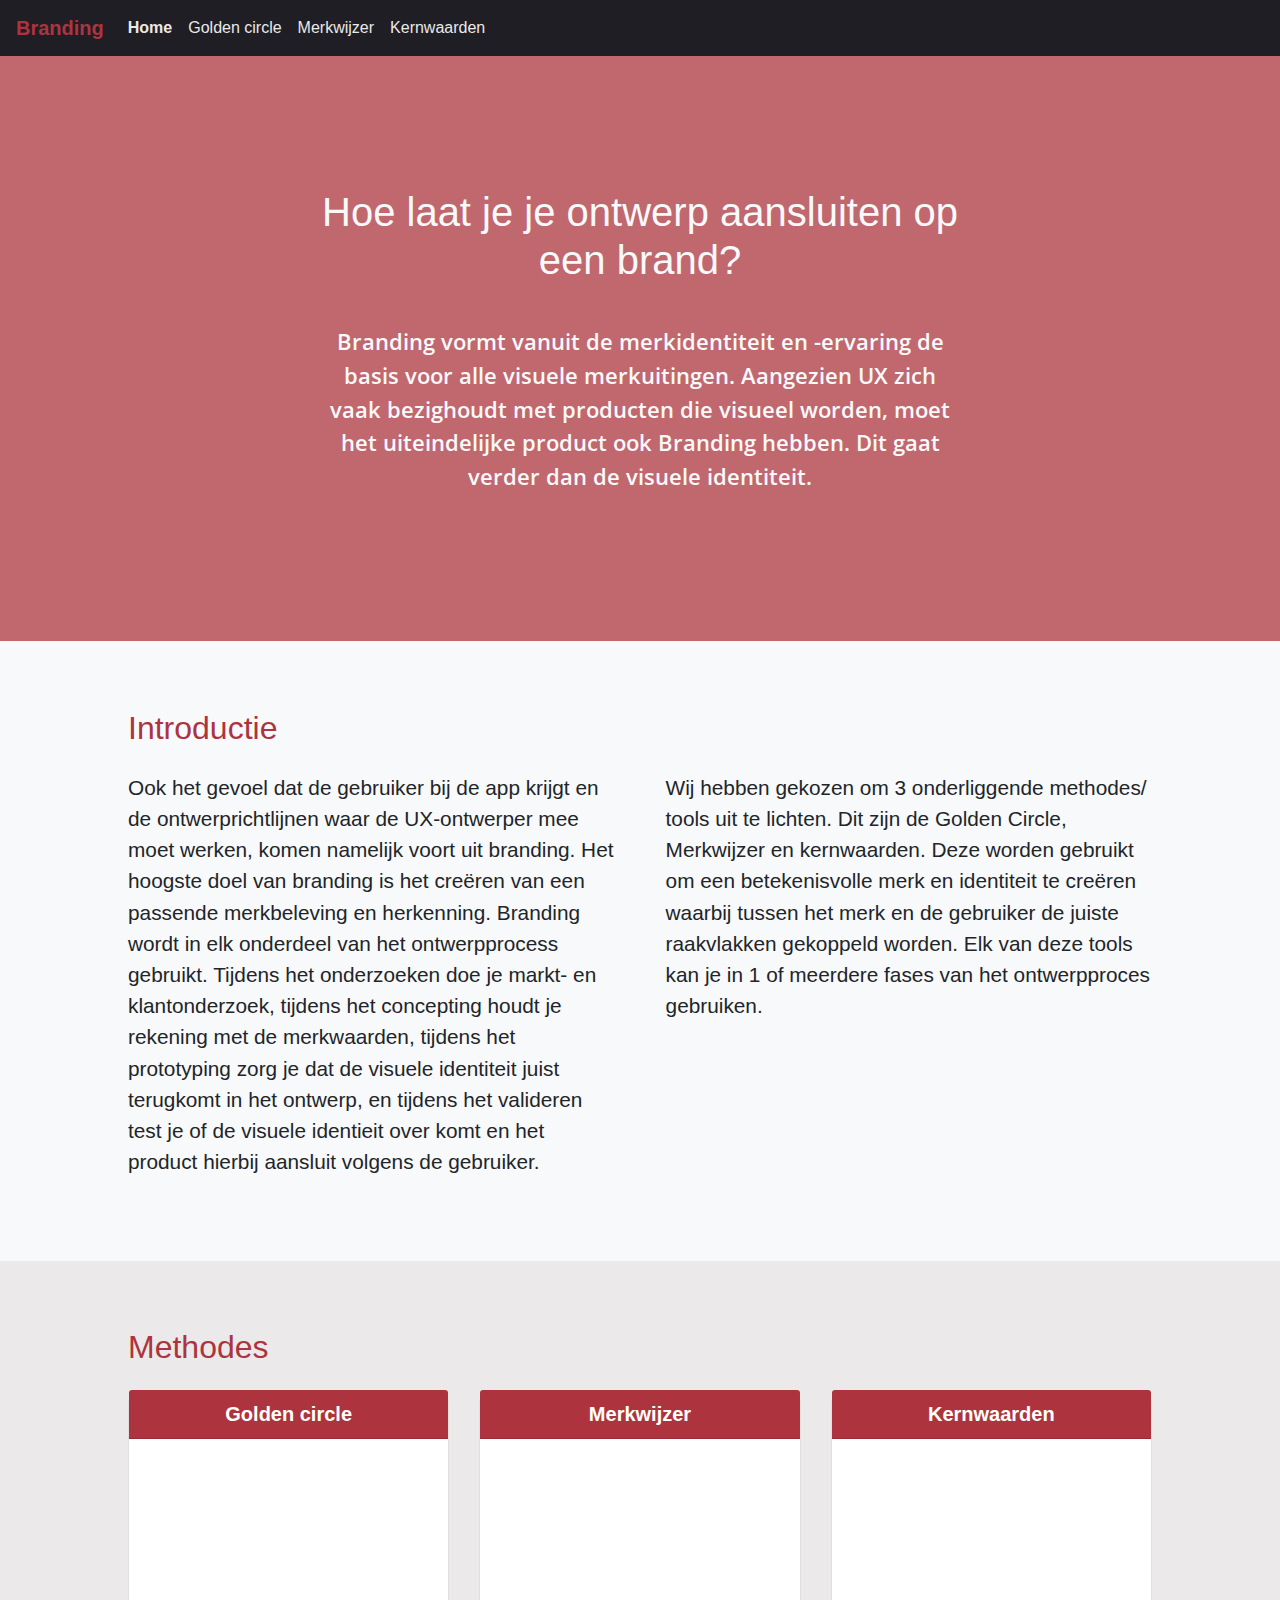
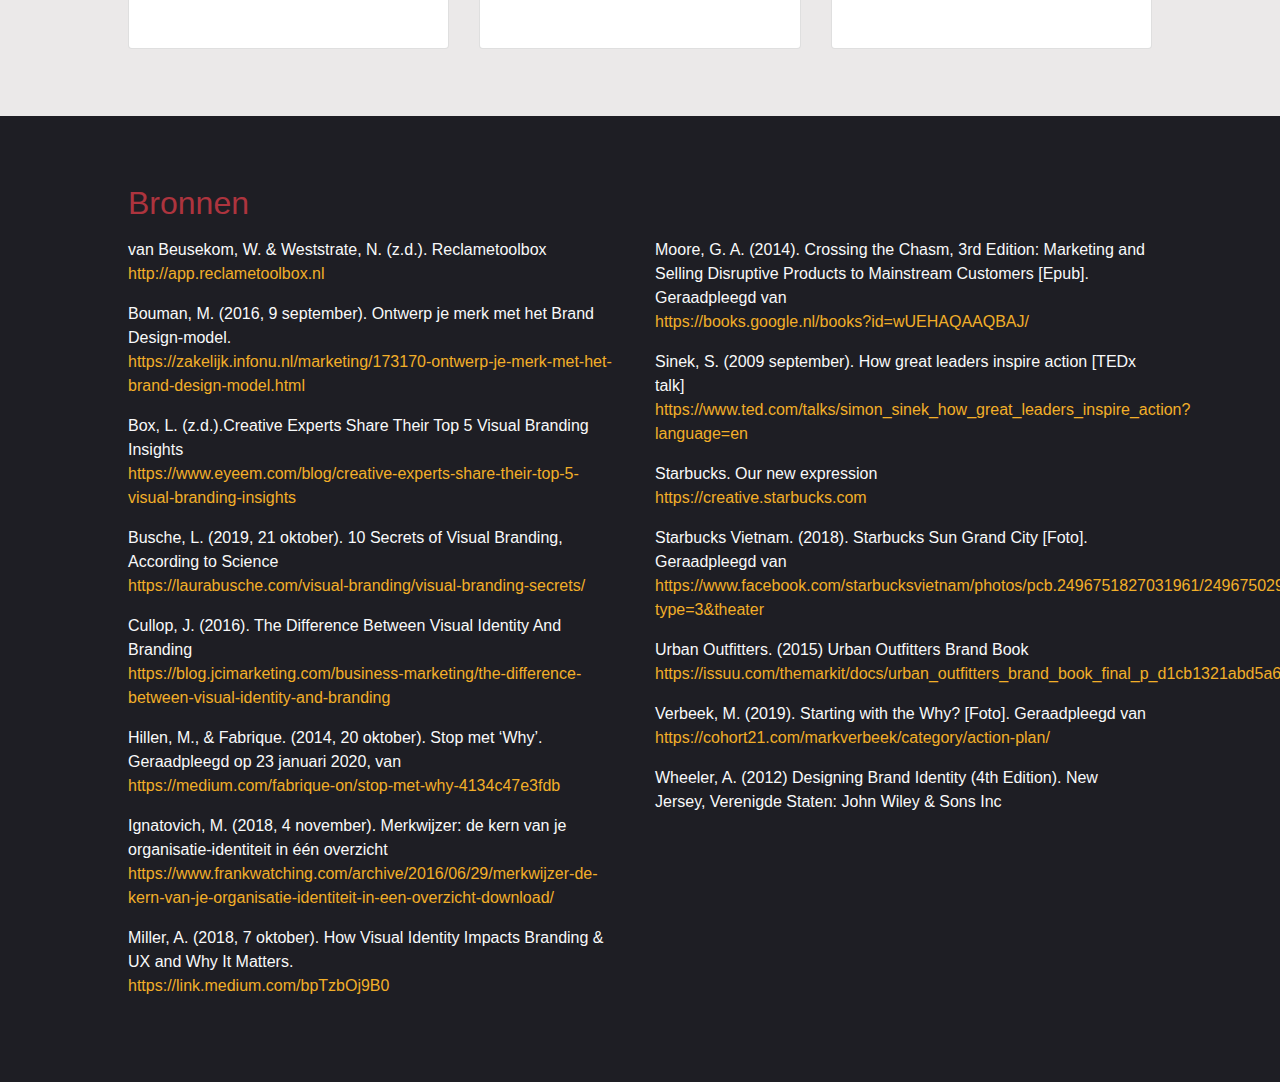
<file: index.html>
<!doctype html>

<html lang="NL_nl">

<head>
  <!-- Required meta tags -->
  <meta charset="utf-8">
  <meta name="viewport" content="width=device-width, initial-scale=1, shrink-to-fit=no">

  <!-- Bootstrap CSS -->
  <link rel="stylesheet" href="https://stackpath.bootstrapcdn.com/bootstrap/4.3.1/css/bootstrap.min.css"
    integrity="sha384-ggOyR0iXCbMQv3Xipma34MD+dH/1fQ784/j6cY/iJTQUOhcWr7x9JvoRxT2MZw1T" crossorigin="anonymous">

  <!-- Extra CSS-->
  <link rel="stylesheet" href="css/extra.css">

  <!-- fonts -->
  <link
    href="https://fonts.googleapis.com/css?family=Open+Sans:300,300i,400,400i,600,600i,700,700i,800,800i&display=swap"
    rel="stylesheet">

  <!-- titel -->
  <title>Home - Branding</title>
</head>

<body>
  <!-- start navigatiebar -->
  <nav class="navbar navbar-expand-lg sticky-top navbar-dark">
    <!--   navbar-light bg-light navbar-dark bg-dark-->
    <!-- donkere navbar -->
    <button class="navbar-toggler" type="button" data-toggle="collapse" data-target="#bs-example-navbar-collapse-1">
      <!-- navbar open of dicht voor mobiel -->
      <span class="navbar-toggler-icon"></span> <!-- hamburger menu icon -->
    </button> <a class="navbar-brand" href="index.html">Branding</a> <!-- site naam -->
    <div class="collapse navbar-collapse" id="bs-example-navbar-collapse-1">

      <!-- Start navigatie items -->
      <!-- .active zorgt ervoor dat een nav item geselecteerd is als huidige item-->
      <ul class="navbar-nav">
        <li class="nav-item">
          <a class="nav-link active" href="index.html">Home</a>
        </li>
        <li class="nav-item">
          <a class="nav-link" href="golden-circle.html">Golden circle</a>
        </li>
        <li class="nav-item">
          <a class="nav-link" href="merkwijzer.html">Merkwijzer</a>
        </li>
        <li class="nav-item">
          <a class="nav-link" href="kernwaarden.html">Kernwaarden</a>
        </li>
      </ul>
      <!-- Eind navigatie items -->
    </div>
  </nav>
  <!-- Eind navigatiebar -->

  <!-- header foto met gecentreerde tekst -->
  <header class="masthead home">
    <!-- start header -->
    <div class="container-fluid h-100">
      <!-- container van 100% header hoogte-->
      <div class="row h-100 align-items-center bg-overlay padding-basic">
        <!-- rij van 100% header hoogte, items gecentreerd-->
        <div class="col-12 text-left padding-masthead">
          <!-- kolom volledige breedte, text in het midden -->
          <h1 class="header-title text-light">Hoe laat je je ontwerp aansluiten op een brand?</h1>
          <p class="header-home text-light">
            </br>
            Branding vormt vanuit de merkidentiteit en -ervaring de basis voor alle visuele merkuitingen.
            Aangezien UX zich vaak bezighoudt met producten die visueel worden, moet het uiteindelijke product ook
            Branding hebben. Dit gaat verder dan de visuele identiteit. 
          </p>
        </div>
      </div>
    </div>
  </header> <!-- einde header -->


  <!-- Start derde rij voor inleiding-->
  <div class="container-fluid padding-basic bg-light">
    <div class="row">
      <!--  maakt een rij aan -->
      <div class="col-md-12">
      <h2>
        <span>Introductie</span>
      </h2>
      </div>
    </div>
    <div class="row">
      <div class="col-md-6 intro-home-left">
        <p class="intro-home">
          Ook het gevoel dat de gebruiker bij de
          app krijgt en de ontwerprichtlijnen waar de UX-ontwerper mee moet werken, komen namelijk voort uit branding.
          Het hoogste doel van branding is het creëren van een passende merkbeleving en herkenning.
          Branding wordt in elk onderdeel van het ontwerpprocess gebruikt. Tijdens het onderzoeken doe je
          markt- en klantonderzoek, tijdens het concepting houdt je rekening met de merkwaarden, tijdens het
          prototyping zorg je dat de visuele identiteit juist terugkomt in het ontwerp, en tijdens het valideren
          test je of de visuele identieit over komt en het product hierbij aansluit volgens de gebruiker.
        </p>
      </div>
      <div class="col-md-6 intro-home-right">
        <!--  kolom van volledige breedte -->
        <div >
          <p class="intro-home">Wij hebben gekozen om 3 onderliggende methodes/ tools uit te lichten. Dit zijn de Golden Circle,
            Merkwijzer
            en kernwaarden. Deze worden gebruikt om een betekenisvolle merk en identiteit te creëren waarbij tussen
            het
            merk en de gebruiker de juiste raakvlakken gekoppeld worden. Elk van deze tools kan je in 1 of meerdere
            fases van het ontwerpproces gebruiken.</p>
        </div>
      </div>

    </div> <!-- einde kolom-->
  </div> <!-- einde rij-->

  <div class="container-fluid padding-basic bg-light-gray">
    <!-- container, zorgt voor witruimte aan weerzijden van de kaarten-->
    <h2>
      Methodes
    </h2>
    <div class="row pt-3">
      <!--  maakt een rij aan -->

      <!-- kaart 1: Golden circle -->
      <div class="col-md-4">
        <a href="golden-circle.html">
        <div class="card kaart goldencircle-kaart">
            <h5 class="card-header">Golden circle</h5>
        </div>
        </a>
      </div>

      <!-- kaart 2: Merkwijzer -->
      <div class="col-md-4">
        <a href="merkwijzer.html">
        <div class="card kaart merkwijzer-kaart">
            <h5 class="card-header">Merkwijzer</h5>
        </div>
        </a>
      </div>

      <!-- kaart 3: Kernwaarden -->
      <div class="col-md-4">
        <a href="kernwaarden.html">
        <div class="card kaart kernwaarden-kaart">
            <h5 class="card-header">Kernwaarden</h5>
        </div>
        </a>
      </div>
    </div>

  </div> <!-- einde kolom-->
  </div> <!-- einde rij-->

  <!-- auteurs -->
  <footer>
    <div class="container-fluid padding-basic bg-black">
      <h2>Bronnen</h2>
      <div class="row text-light">
        <div class="col-md-6">
          <p>van Beusekom, W. & Weststrate, N. (z.d.). Reclametoolbox</br>
            <a href="http://app.reclametoolbox.nl" class="bron">http://app.reclametoolbox.nl</a></p>
            <p> Bouman, M. (2016, 9 september). Ontwerp je merk met het Brand Design-model.<br>
              <a class="bron" href="https://zakelijk.infonu.nl/marketing/173170-ontwerp-je-merk-met-het-brand-design-model.html">https://zakelijk.infonu.nl/marketing/173170-ontwerp-je-merk-met-het-brand-design-model.html</a></p>
            <p> Box, L. (z.d.).Creative Experts Share Their Top 5 Visual Branding Insights</br>
            <a href="https://www.eyeem.com/blog/creative-experts-share-their-top-5-visual-branding-insights"
              class="bron">
              https://www.eyeem.com/blog/creative-experts-share-their-top-5-visual-branding-insights</a>
          </p>
          <p> Busche, L. (2019, 21 oktober). 10 Secrets of Visual Branding, According to Science</br>
            <a href="https://laurabusche.com/visual-branding/visual-branding-secrets/" class="bron">
              https://laurabusche.com/visual-branding/visual-branding-secrets/</a> </p>
          <p> Cullop, J. (2016). The Difference Between Visual Identity And Branding</br>
            <a href="https://blog.jcimarketing.com/business-marketing/the-difference-between-visual-identity-and-branding"
              class="bron">
              https://blog.jcimarketing.com/business-marketing/the-difference-between-visual-identity-and-branding</a>
          </p>
          <p> Hillen, M., & Fabrique. (2014, 20 oktober). Stop met ‘Why’. Geraadpleegd op 23 januari 2020, van <br>
            <a class="bron" href="https://medium.com/fabrique-on/stop-met-why-4134c47e3fdb">https://medium.com/fabrique-on/stop-met-why-4134c47e3fdb</a></p>
          <p> Ignatovich, M. (2018, 4 november). Merkwijzer: de kern van je organisatie-identiteit in één overzicht<br>
            <a class="bron"
              href="https://www.frankwatching.com/archive/2016/06/29/merkwijzer-de-kern-van-je-organisatie-identiteit-in-een-overzicht-download/">
              https://www.frankwatching.com/archive/2016/06/29/merkwijzer-de-kern-van-je-organisatie-identiteit-in-een-overzicht-download/</a>
          </p>
          <p> Miller, A. (2018, 7 oktober). How Visual Identity Impacts Branding & UX and Why It Matters. </br>
            <a href="https://link.medium.com/bpTzbOj9B0" class="bron">https://link.medium.com/bpTzbOj9B0</a> </p>
        </div>
        <div class="col-md-6">
          <p> Moore, G. A. (2014). Crossing the Chasm, 3rd Edition: Marketing and Selling Disruptive Products to Mainstream Customers [Epub]. Geraadpleegd van<br>
            <a class="bron" href="https://books.google.nl/books?id=wUEHAQAAQBAJ">https://books.google.nl/books?id=wUEHAQAAQBAJ/</a></p>
            <p> Sinek, S. (2009 september). How great leaders inspire action [TEDx talk]<br>
            <a class="bron" href="https://www.ted.com/talks/simon_sinek_how_great_leaders_inspire_action?language=en">
              https://www.ted.com/talks/simon_sinek_how_great_leaders_inspire_action?language=en</a></p>
          <p> Starbucks. Our new expression<br>
            <a class="bron" href="https://creative.starbucks.com">https://creative.starbucks.com</a></p>
            <p>Starbucks Vietnam. (2018). Starbucks Sun Grand City [Foto]. Geraadpleegd van <br>
            <a class="bron" href="https://www.facebook.com/starbucksvietnam/photos/pcb.2496751827031961/2496750290365448/?type=3&theater">https://www.facebook.com/starbucksvietnam/photos/pcb.2496751827031961/2496750290365448/?type=3&theater</a></p>
          <p> Urban Outfitters. (2015) Urban Outfitters Brand Book<br>
            <a class="bron" href="https://issuu.com/themarkit/docs/urban_outfitters_brand_book_final_p_d1cb1321abd5a6">
              https://issuu.com/themarkit/docs/urban_outfitters_brand_book_final_p_d1cb1321abd5a6</a>
          </p>
          <p>Verbeek, M. (2019). Starting with the Why? [Foto]. Geraadpleegd van<br>
            <a class="bron" href="https://cohort21.com/markverbeek/category/action-plan/">
              https://cohort21.com/markverbeek/category/action-plan/</a>
          </p>
          <p> Wheeler, A. (2012) Designing Brand Identity (4th Edition). New Jersey, Verenigde Staten: John
            Wiley & Sons Inc
          </p>
        </div><!--einde kolom -->
      </div>
    </div>
  </footer>

  <!-- Optional JavaScript -->
  <!-- jQuery first, then Popper.js, then Bootstrap JS -->
  <script src="https://code.jquery.com/jquery-3.3.1.slim.min.js"
    integrity="sha384-q8i/X+965DzO0rT7abK41JStQIAqVgRVzpbzo5smXKp4YfRvH+8abtTE1Pi6jizo" crossorigin="anonymous">
  </script>
  <script src="https://cdnjs.cloudflare.com/ajax/libs/popper.js/1.14.7/umd/popper.min.js"
    integrity="sha384-UO2eT0CpHqdSJQ6hJty5KVphtPhzWj9WO1clHTMGa3JDZwrnQq4sF86dIHNDz0W1" crossorigin="anonymous">
  </script>
  <script src="https://stackpath.bootstrapcdn.com/bootstrap/4.3.1/js/bootstrap.min.js"
    integrity="sha384-JjSmVgyd0p3pXB1rRibZUAYoIIy6OrQ6VrjIEaFf/nJGzIxFDsf4x0xIM+B07jRM" crossorigin="anonymous">
  </script>
</body>

</html>
</file>
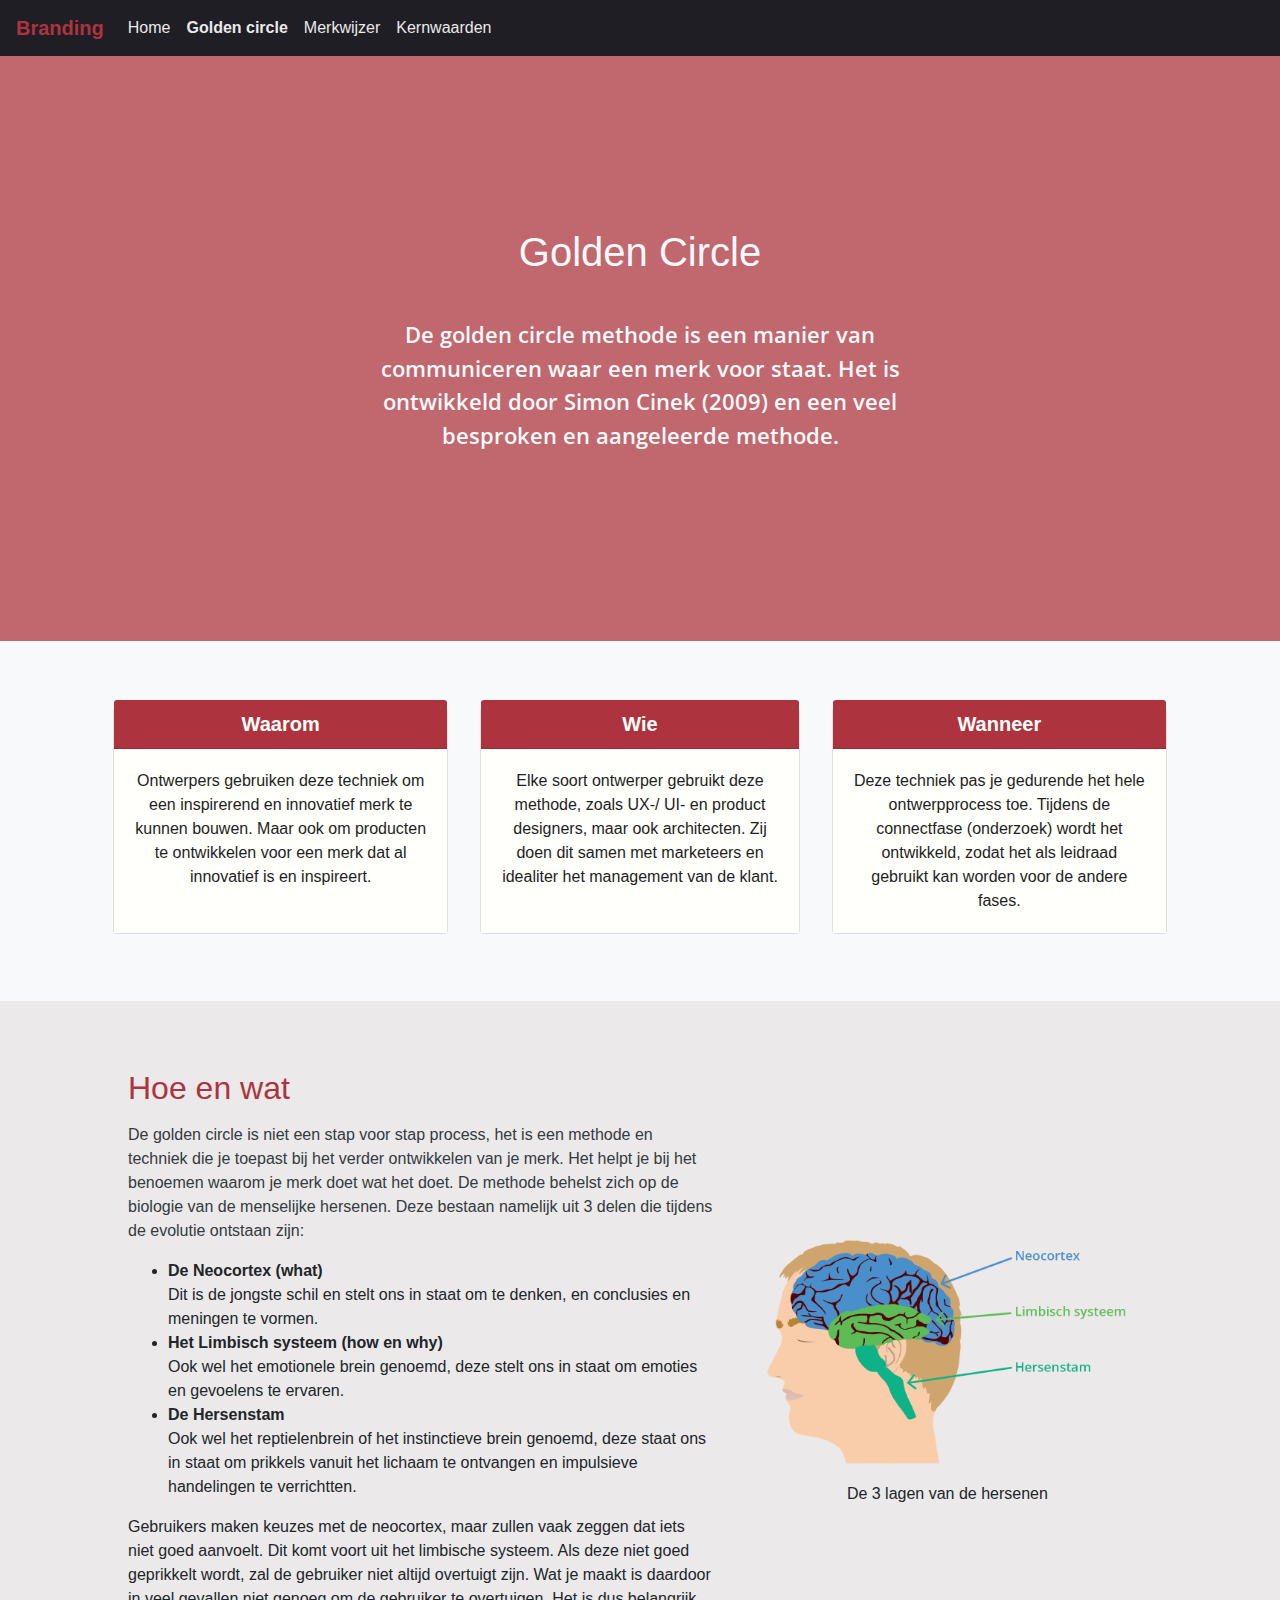
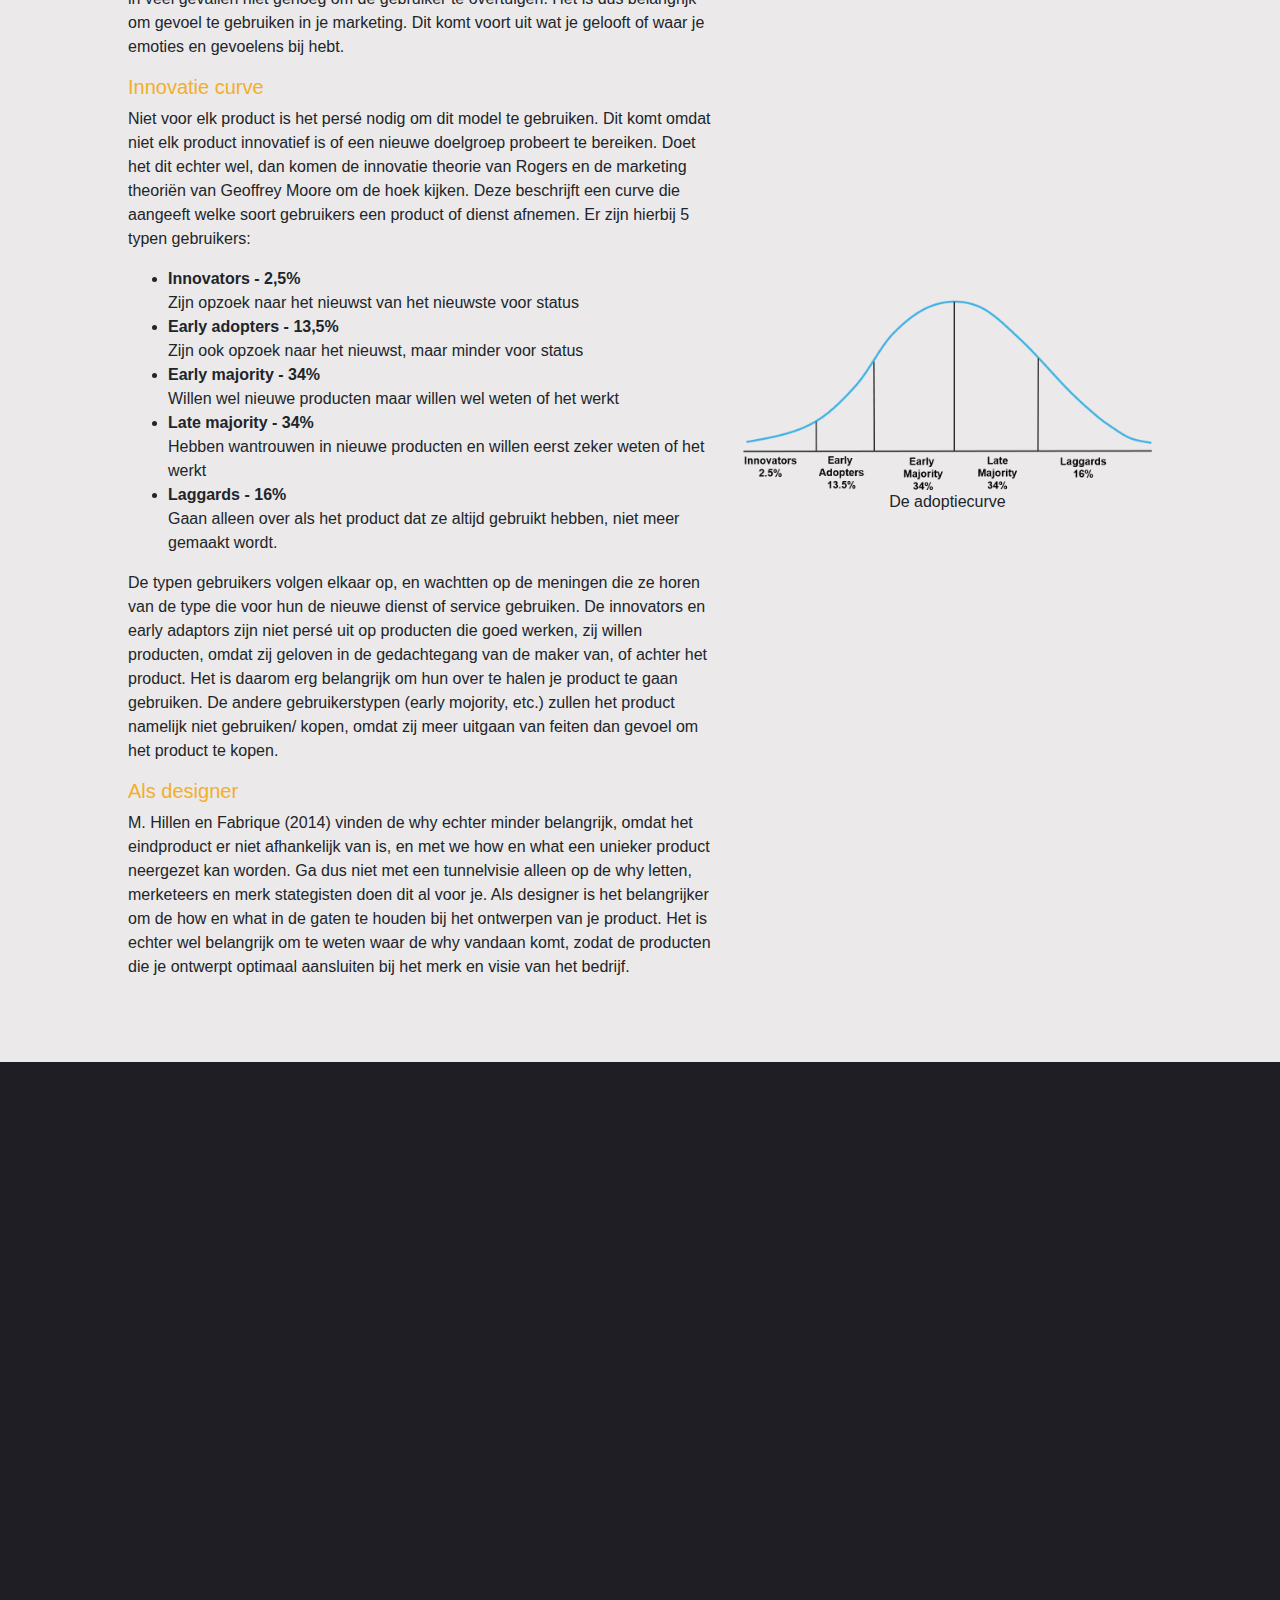
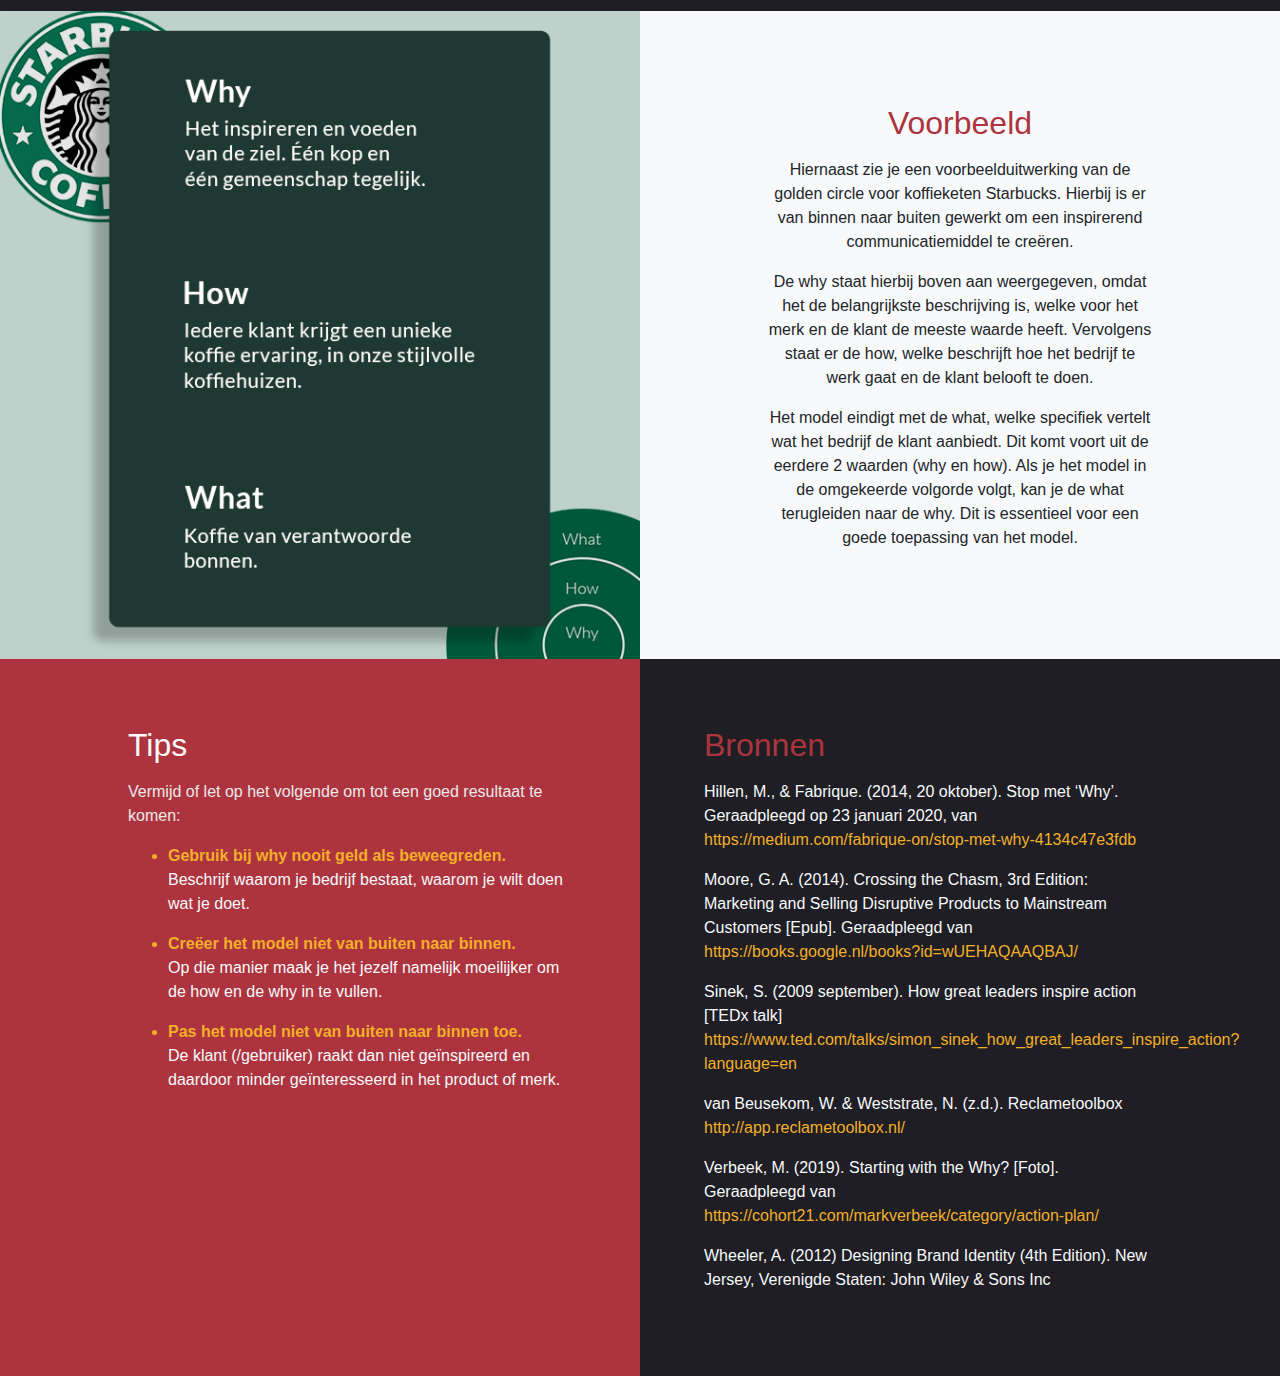
<file: golden-circle.html>
<!doctype html>

<html lang="NL_nl">

<head>
    <!-- Required meta tags -->
    <meta charset="utf-8">
    <meta name="viewport" content="width=device-width, initial-scale=1, shrink-to-fit=no">

    <!-- Bootstrap CSS -->
    <link rel="stylesheet" href="https://stackpath.bootstrapcdn.com/bootstrap/4.3.1/css/bootstrap.min.css"
        integrity="sha384-ggOyR0iXCbMQv3Xipma34MD+dH/1fQ784/j6cY/iJTQUOhcWr7x9JvoRxT2MZw1T" crossorigin="anonymous">

    <!-- Extra CSS-->
    <link rel="stylesheet" href="css/extra.css">

    <!-- fonts -->
    <link
        href="https://fonts.googleapis.com/css?family=Open+Sans:300,300i,400,400i,600,600i,700,700i,800,800i&display=swap"
        rel="stylesheet">

    <!-- titel -->
    <title>Golden Circle - Visual Branding</title>
</head>

<body>
    <!-- start navigatiebar -->
    <nav class="navbar navbar-expand-lg sticky-top">
        <!--   navbar-light bg-light  navbar-dark bg-dark-->
        <!-- donkere navbar -->
        <button class="navbar-toggler" type="button" data-toggle="collapse" data-target="#bs-example-navbar-collapse-1">
            <!-- navbar open of dicht voor mobiel -->
            <span class="navbar-toggler-icon"></span> <!-- hamburger menu icon -->
        </button> <a class="navbar-brand" href="index.html">Branding</a> <!-- site naam -->
        <div class="collapse navbar-collapse" id="bs-example-navbar-collapse-1">

            <!-- Start navigatie items -->
            <!-- .active zorgt ervoor dat een nav item geselecteerd is als huidige item-->
            <ul class="navbar-nav">
                <li class="nav-item">
                    <a class="nav-link" href="index.html">Home</a>
                </li>
                <li class="nav-item">
                    <a class="nav-link active" href="golden-circle.html">Golden circle</a>
                </li>
                <li class="nav-item">
                    <a class="nav-link" href="merkwijzer.html">Merkwijzer</a>
                </li>
                <li class="nav-item">
                    <a class="nav-link" href="kernwaarden.html">Kernwaarden</a>
                </li>
            </ul>
            <!-- Eind navigatie items -->
        </div>
    </nav>
    <!-- Eind navigatiebar -->

    <!-- header foto met gecentreerde tekst -->
    <header class="masthead golden-circle">
        <!-- start header -->
        <div class="container-fluid h-100">
            <!-- container van 100% header hoogte-->
            <div class="row h-100 align-items-center bg-overlay padding-basic">
                <!-- rij van 100% header hoogte, items gecentreerd-->
                <div class="col-12">
                    <!-- kolom volledige breedte, text in het midden -->
                    <h1 class="header-title text-light">Golden Circle</h1>
                    <p class="header-home text-light padding-masthead">
                        </br>
                        De golden circle methode is een manier van communiceren waar een merk voor staat. Het is
                        ontwikkeld door Simon Cinek (2009) en een veel besproken en aangeleerde methode.
                    </p>
                </div>
            </div>
        </div>
    </header> <!-- einde header -->

    <div class="container-fluid padding-basic bg-light">
        <div class="row">
            <div class="col-md-4 padding-card-col padding-card-col-left">
                <div class="card h-100">
                    <h5 class="card-header">
                        Waarom
                    </h5>
                    <div class="card-body">
                        <p class="card-text">
                            Ontwerpers gebruiken deze techniek om een inspirerend en innovatief merk te kunnen bouwen.
                            Maar ook om producten te ontwikkelen voor een merk dat al innovatief is en inspireert.
                        </p>
                    </div>
                </div>
            </div>

            <div class="col-md-4 padding-card-col">
                <div class="card h-100">
                    <h5 class="card-header">
                        Wie
                    </h5>
                    <div class="card-body">
                        <p class="card-text">
                            Elke soort ontwerper gebruikt deze methode, zoals UX-/ UI- en product designers, maar ook
                            architecten.
                            Zij doen dit samen met marketeers en idealiter het management van de klant.
                        </p>
                    </div>
                </div>
            </div>

            <div class="col-md-4 padding-card-col padding-card-col-rigt">
                <div class="card h-100">
                    <h5 class="card-header">
                        Wanneer
                    </h5>
                    <div class="card-body">
                        <p class="card-text">
                            Deze techniek pas je gedurende het hele ontwerpprocess toe. Tijdens de connectfase
                            (onderzoek) wordt het ontwikkeld,
                            zodat het als leidraad gebruikt kan worden voor de andere fases.
                        </p>
                    </div>
                </div>
            </div>
        </div>
    </div>

    <!-- start container voor hoe -->
    <div class="container-fluid padding-basic bg-light-gray">
        <div class="row align-items-center">
            <div class="col-md-7 h-100">
                <h2>
                    Hoe en wat
                </h2>
                <p class="text-left text-dark">
                    De golden circle is niet een stap voor stap process, het is een methode en techniek die je
                    toepast bij het verder ontwikkelen van je merk. Het helpt je bij het benoemen waarom je merk
                    doet wat het doet. De methode behelst zich op de biologie van de menselijke hersenen. Deze
                    bestaan namelijk uit 3 delen die tijdens de evolutie ontstaan zijn:
                    <ul>
                        <li><strong>De Neocortex (what)</strong>
                            </br>Dit is de jongste schil en stelt ons in staat om te denken, en conclusies en
                            meningen te vormen.
                        </li>
                        <li><strong>Het Limbisch systeem (how en why)</strong>
                            </br>Ook wel het emotionele brein genoemd, deze stelt ons in staat om emoties en
                            gevoelens te ervaren.
                        </li>
                        <li><strong>De Hersenstam</strong>
                            </br>Ook wel het reptielenbrein of het instinctieve brein genoemd, deze staat ons in
                            staat om prikkels vanuit het lichaam te ontvangen en impulsieve handelingen te
                            verrichtten.</li>
                    </ul>
                    Gebruikers maken keuzes met de neocortex, maar zullen vaak zeggen dat iets niet goed aanvoelt.
                    Dit komt voort uit het limbische systeem. Als deze niet goed geprikkelt wordt, zal de gebruiker
                    niet altijd overtuigt zijn. Wat je maakt is daardoor in veel gevallen niet genoeg om de
                    gebruiker te overtuigen. Het is dus belangrijk om gevoel te gebruiken in je marketing. Dit komt
                    voort uit wat je gelooft of
                    waar je emoties en gevoelens bij hebt.
                </p>
            </div>
            <div class="col-md-5 h-100">
                <img class="img-full-width golden-circle-brain" alt="De 3 lagen van de hersenen."
                    src="./src/image/golden_circle_hersenen.png" />
                <p class="text-center">De 3 lagen van de hersenen</p>
            </div>
        </div>
        <div class="row align-items-center">
            <div class="col-md-7 h-100">
                <h5 class="text-yellow">Innovatie curve</h5>
                <p>
                    Niet voor elk product is het persé nodig om dit model te gebruiken. Dit komt omdat niet elk product
                    innovatief is of een nieuwe doelgroep probeert te bereiken. Doet het dit echter wel, dan komen de
                    innovatie theorie van Rogers en de marketing theoriën van Geoffrey Moore om de hoek kijken. Deze beschrijft een curve die aangeeft welke soort
                    gebruikers een product of dienst afnemen. Er zijn hierbij 5 typen gebruikers:
                    <ul>
                        <li><strong>Innovators - 2,5% </strong></br> Zijn opzoek naar het nieuwst van het nieuwste voor
                            status</li>
                        <li><strong>Early adopters - 13,5% </strong></br> Zijn ook opzoek naar het nieuwst, maar minder
                            voor status</li>
                        <li><strong>Early majority - 34% </strong></br> Willen wel nieuwe producten maar willen wel
                            weten of het werkt
                        </li>
                        <li><strong>Late majority - 34% </strong></br> Hebben wantrouwen in nieuwe producten en willen
                            eerst zeker weten
                            of het werkt</li>
                        <li><strong>Laggards - 16% </strong></br> Gaan alleen over als het product dat ze altijd
                            gebruikt hebben, niet
                            meer gemaakt wordt.</li>
                    </ul>
                    De typen gebruikers volgen elkaar op, en wachtten op de meningen die ze horen van de type die voor
                    hun de nieuwe dienst of service gebruiken. De innovators en early adaptors zijn niet persé uit op
                    producten die goed werken, zij willen producten, omdat zij geloven in de gedachtegang van de maker
                    van, of achter het product. Het is daarom erg belangrijk om hun over te halen je product te gaan
                    gebruiken. De andere gebruikerstypen (early mojority, etc.) zullen het product namelijk niet
                    gebruiken/ kopen, omdat zij meer uitgaan van feiten dan gevoel om het product te kopen.
                </p>
            </div>
            <div class="col-md-5 h-100">
                <img class="img-full-width golden-circle-brain" alt="De 3 lagen van de hersenen."
                    src="./src/image/adoptie_curve.png" />
                <p class="text-center pb-4">De adoptiecurve</p>
            </div>
        </div>
        <div class="row align-items-center">
            <div class="col-md-7 h-100">
                <h5 class="text-yellow">Als designer</h5>
                <p>
                    M. Hillen en Fabrique (2014) vinden de why echter minder belangrijk, omdat het eindproduct er niet afhankelijk van is, en met we how en what een unieker product neergezet kan worden. Ga dus niet met een tunnelvisie alleen op de why letten, merketeers en merk stategisten doen dit al voor je. Als designer is het belangrijker om de how en what in de gaten te houden bij het ontwerpen van je product. Het is echter wel belangrijk om te weten waar de why vandaan komt, zodat de producten die je ontwerpt optimaal aansluiten bij het merk en visie van het bedrijf. 
                </p>
            </div>
        </div>
    </div>
    <!-- einde container voor hoe -->

    <!-- begin video container -->
    <div class="container-fluid bg-black padding-0">
        <div class="embed-responsive embed-responsive-21by9">
            <iframe class="embed-responsive-item" src="https://www.youtube.com/embed/qp0HIF3SfI4"
                allow="encrypted-media; picture-in-picture" allowfullscreen></iframe>
        </div>
    </div>
    <!-- einde video container -->

    <!-- begin container voor voorbeeld uitwerking -->
    <div class="container-fluid bg-light">
        <div class="row">
            <!-- voorbeeld afbeelding -->
            <div class="col-md-6 voorbeeld-img-col bg-secondary">
                <img class="img-full-width" alt="Voorbeeld uitwerking golden circle"
                    src="./src/image/Goldencircel_voorbeelduitwerking.png" />
            </div>
            <!-- voorbeeld uitleg -->
            <div class="col-md-6 align-self-center padding-basic text-center">
                <h2>
                    Voorbeeld
                </h2>
                <p>
                    Hiernaast zie je een voorbeelduitwerking van de golden circle voor koffieketen Starbucks. Hierbij is
                    er van binnen naar buiten gewerkt om een inspirerend communicatiemiddel te creëren.
                </p>
                <p>
                    De why staat hierbij boven aan weergegeven, omdat het de belangrijkste beschrijving is, welke voor
                    het merk en de klant de meeste waarde heeft.
                    Vervolgens staat er de how, welke beschrijft hoe het bedrijf te werk gaat en de klant belooft te
                    doen.
                </p>
                <p>
                    Het model eindigt met de what, welke specifiek vertelt wat het bedrijf de klant aanbiedt. Dit komt
                    voort uit de eerdere 2 waarden (why en how). Als je het model in de omgekeerde volgorde volgt, kan
                    je de what terugleiden naar de why. Dit is essentieel voor een goede toepassing van het model.
                </p>
            </div>
        </div>
    </div>
    <!-- einde container voor voorbeeld uitwerking -->

    <!-- begin dont's en bronnen -->
    <div class="container-fluid">
        <div class="row">
            <div class="col-md-6 bg-red padding-basic padding-col-left">
                <!-- donts -->
                <h2 class="text-light">
                    Tips
                </h2>
                <p class="text-light-gray">Vermijd of let op het volgende om tot een goed resultaat te komen:</p>
                <!-- start bulletpoint lijst -->
                <ul class="text-yellow">
                    <li class="list-item">
                        <strong>Gebruik bij why nooit geld als beweegreden.</strong>
                        <p class="text-light">Beschrijf waarom je bedrijf bestaat, waarom je wilt doen wat je doet.</p>
                    </li>
                    <li class="list-item">
                        <strong>Creëer het model niet van buiten naar binnen.</strong>
                        <p class="text-light">Op die manier maak je het jezelf namelijk moeilijker om de how en de why
                            in te vullen.</p>
                    </li>
                    <li class="list-item">
                        <strong>Pas het model niet van buiten naar binnen toe.</strong>
                        <p class="text-light">De klant (/gebruiker) raakt dan niet geïnspireerd en daardoor minder
                            geïnteresseerd in het product of merk.</p>
                    </li>
                </ul>
                <!-- einde lijst-->
            </div>

            <div class="col-md-6 bg-black padding-basic padding-col-right text-light">
                <!-- auteurs -->
                <h2>
                    Bronnen
                </h2>
                <p> Hillen, M., & Fabrique. (2014, 20 oktober). Stop met ‘Why’. Geraadpleegd op 23 januari 2020, van <br>
                    <a class="bron" href="https://medium.com/fabrique-on/stop-met-why-4134c47e3fdb">https://medium.com/fabrique-on/stop-met-why-4134c47e3fdb</a></p>
                <p> Moore, G. A. (2014). Crossing the Chasm, 3rd Edition: Marketing and Selling Disruptive Products to Mainstream Customers [Epub]. Geraadpleegd van<br>
                    <a class="bron" href="https://books.google.nl/books?id=wUEHAQAAQBAJ">https://books.google.nl/books?id=wUEHAQAAQBAJ/</a></p>
                <p> Sinek, S. (2009 september). How great leaders inspire action [TEDx talk]<br>
                    <a class="bron"
                        href="https://www.ted.com/talks/simon_sinek_how_great_leaders_inspire_action?language=en">
                        https://www.ted.com/talks/simon_sinek_how_great_leaders_inspire_action?language=en</a></p>
                <p> van Beusekom, W. & Weststrate, N. (z.d.). Reclametoolbox<br>
                    <a class="bron" href="http://app.reclametoolbox.nl">http://app.reclametoolbox.nl/</a></p>
                <p>Verbeek, M. (2019). Starting with the Why? [Foto]. Geraadpleegd van<br>
                    <a class="bron" href="https://cohort21.com/markverbeek/category/action-plan/">
                        https://cohort21.com/markverbeek/category/action-plan/</a>
                </p>
                <p> Wheeler, A. (2012) Designing Brand Identity (4th Edition). New Jersey, Verenigde Staten: John Wiley
                    & Sons Inc</p>
            </div>
        </div>
    </div>
    <!-- einde dont's en bronnen -->

    <!-- Optional JavaScript -->
    <!-- jQuery first, then Popper.js, then Bootstrap JS -->
    <script src="https://code.jquery.com/jquery-3.3.1.slim.min.js"
        integrity="sha384-q8i/X+965DzO0rT7abK41JStQIAqVgRVzpbzo5smXKp4YfRvH+8abtTE1Pi6jizo" crossorigin="anonymous">
    </script>
    <script src="https://cdnjs.cloudflare.com/ajax/libs/popper.js/1.14.7/umd/popper.min.js"
        integrity="sha384-UO2eT0CpHqdSJQ6hJty5KVphtPhzWj9WO1clHTMGa3JDZwrnQq4sF86dIHNDz0W1" crossorigin="anonymous">
    </script>
    <script src="https://stackpath.bootstrapcdn.com/bootstrap/4.3.1/js/bootstrap.min.js"
        integrity="sha384-JjSmVgyd0p3pXB1rRibZUAYoIIy6OrQ6VrjIEaFf/nJGzIxFDsf4x0xIM+B07jRM" crossorigin="anonymous">
    </script>
</body>

</html>
</file>
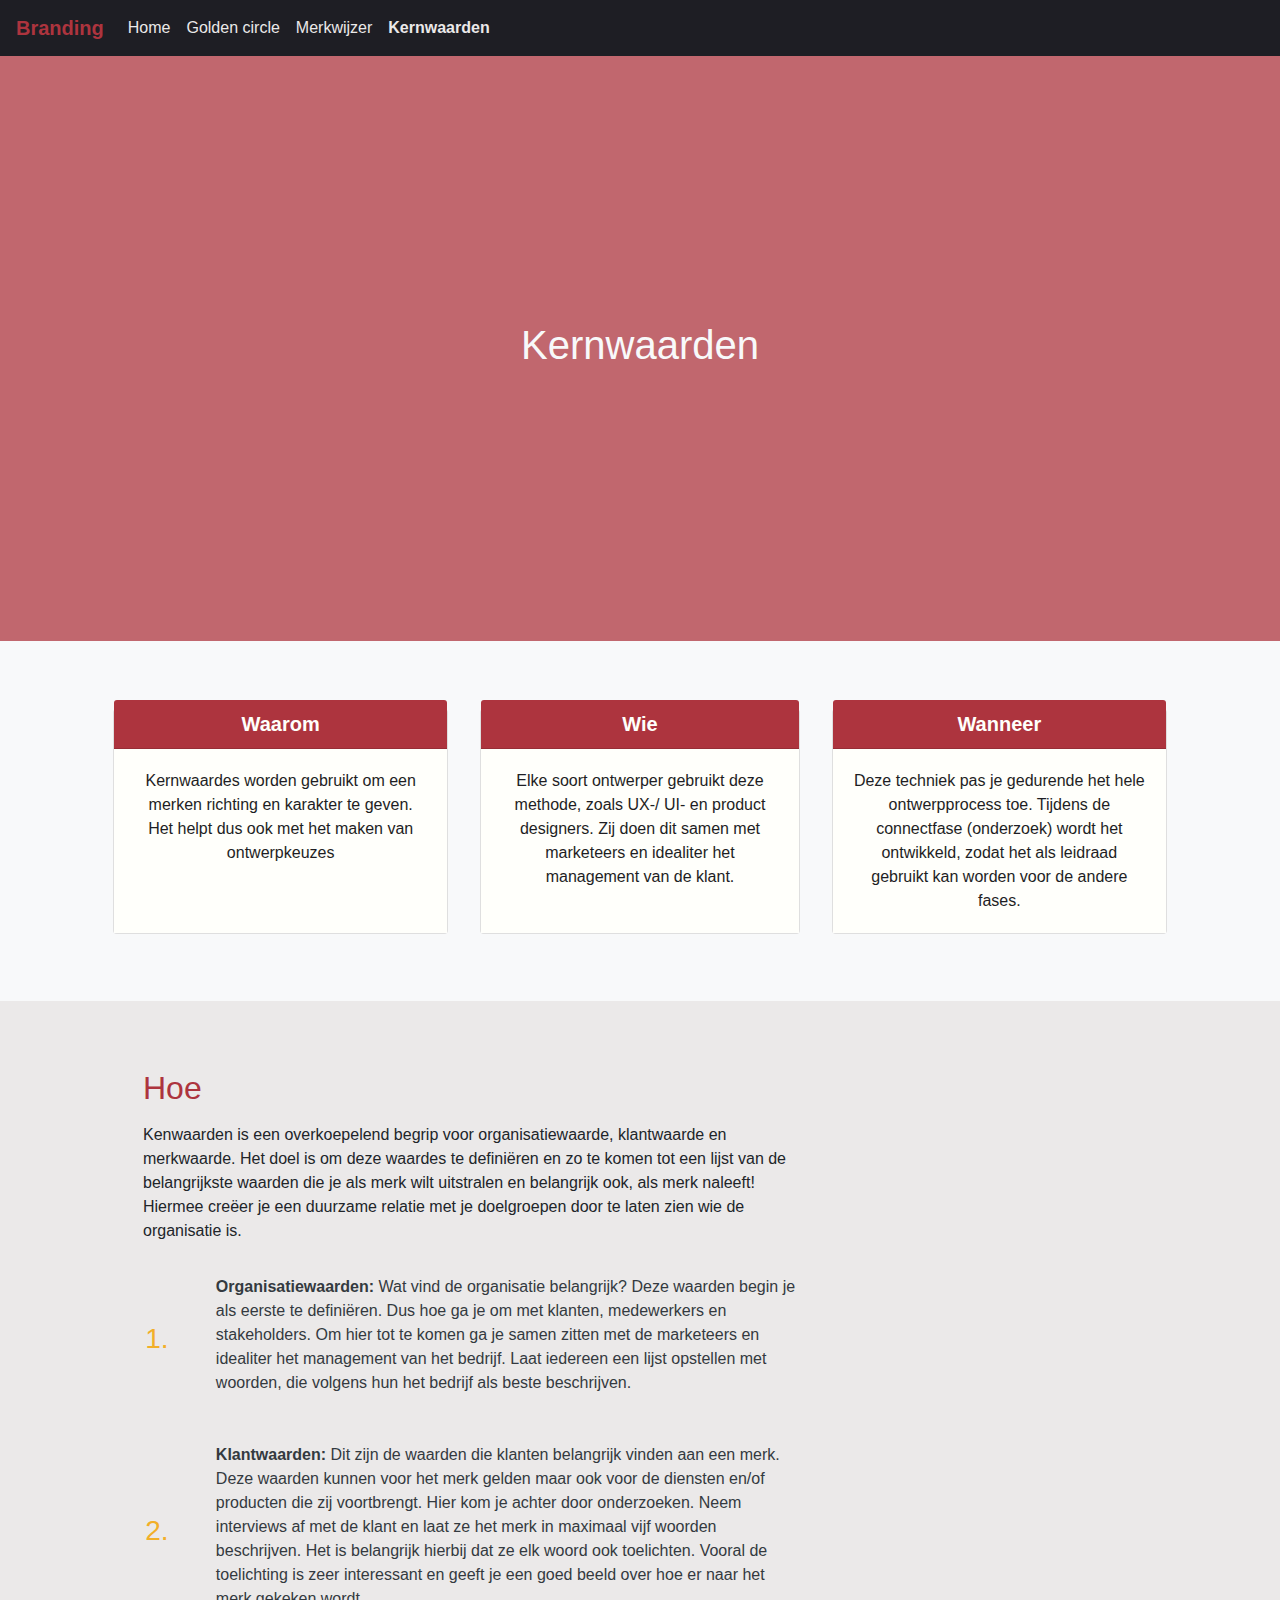
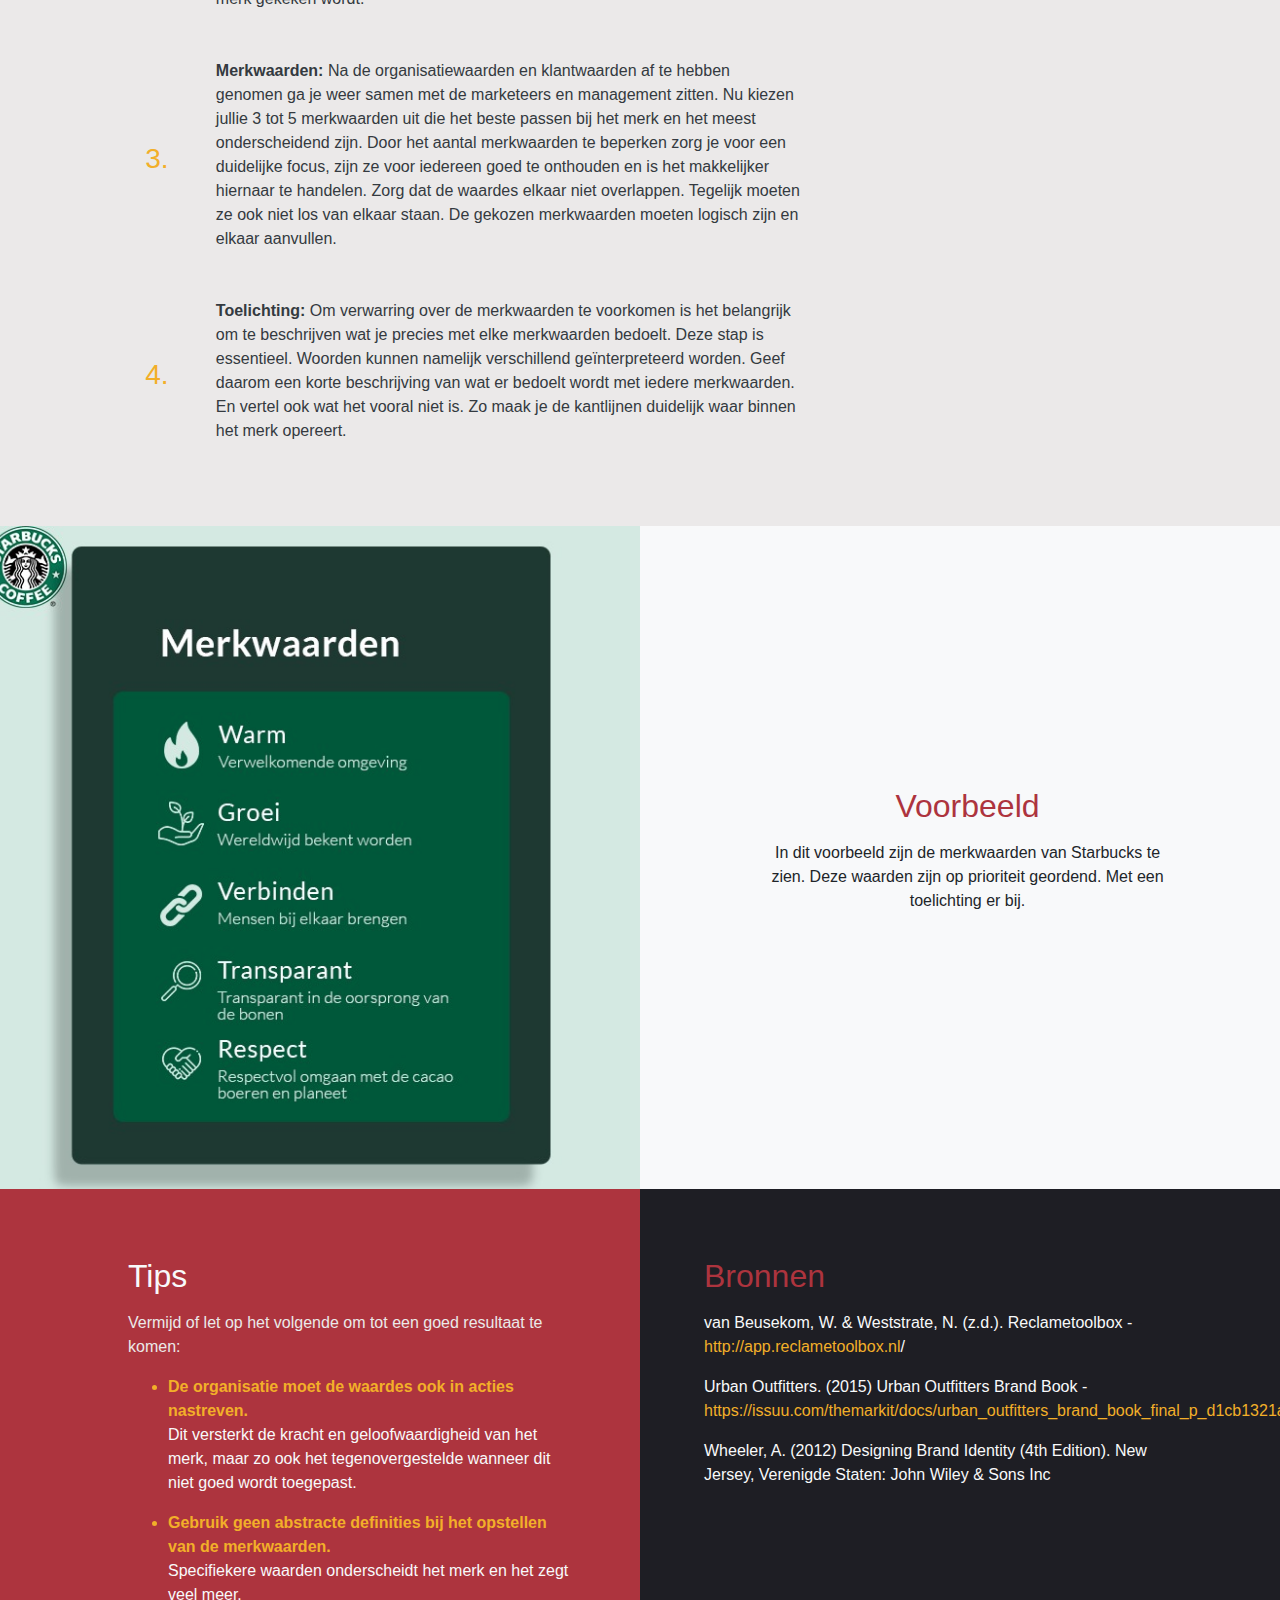
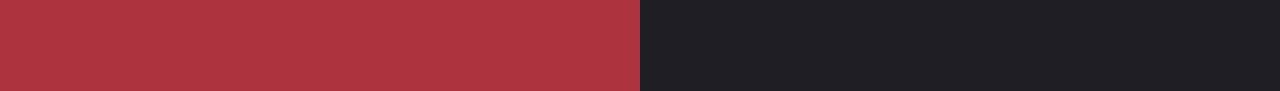
<file: kernwaarden.html>
<!doctype html>

<html lang="NL_nl">

<head>
    <!-- Required meta tags -->
    <meta charset="utf-8">
    <meta name="viewport" content="width=device-width, initial-scale=1, shrink-to-fit=no">

    <!-- Bootstrap CSS -->
    <link rel="stylesheet" href="https://stackpath.bootstrapcdn.com/bootstrap/4.3.1/css/bootstrap.min.css"
        integrity="sha384-ggOyR0iXCbMQv3Xipma34MD+dH/1fQ784/j6cY/iJTQUOhcWr7x9JvoRxT2MZw1T" crossorigin="anonymous">

    <!-- Extra CSS-->
    <link rel="stylesheet" href="css/extra.css">

    <!-- fonts -->
    <link
        href="https://fonts.googleapis.com/css?family=Open+Sans:300,300i,400,400i,600,600i,700,700i,800,800i&display=swap"
        rel="stylesheet">

    <!-- titel -->
    <title>Kernwaarden - Visual Branding</title>
</head>

<body>
    <!-- start navigatiebar -->
    <nav class="navbar navbar-expand-lg sticky-top">
        <!--   navbar-light bg-light  navbar-dark bg-dark-->
        <!-- donkere navbar -->
        <button class="navbar-toggler" type="button" data-toggle="collapse" data-target="#bs-example-navbar-collapse-1">
            <!-- navbar open of dicht voor mobiel -->
            <span class="navbar-toggler-icon"></span> <!-- hamburger menu icon -->
        </button> <a class="navbar-brand" href="index.html">Branding</a> <!-- site naam -->
        <div class="collapse navbar-collapse" id="bs-example-navbar-collapse-1">

            <!-- Start navigatie items -->
            <!-- .active zorgt ervoor dat een nav item geselecteerd is als huidige item-->
            <ul class="navbar-nav">
                <li class="nav-item">
                    <a class="nav-link" href="index.html">Home</a>
                </li>
                <li class="nav-item">
                    <a class="nav-link" href="golden-circle.html">Golden circle</a>
                </li>
                <li class="nav-item">
                    <a class="nav-link" href="merkwijzer.html">Merkwijzer</a>
                </li>
                <li class="nav-item">
                    <a class="nav-link active" href="kernwaarden.html">Kernwaarden</a>
                </li>
            </ul>
            <!-- Eind navigatie items -->
        </div>
    </nav>
    <!-- Eind navigatiebar -->

    <!-- header foto met gecentreerde tekst -->
    <header class="masthead kernwaarden">
        <!-- start header -->
        <div class="container-fluid h-100">
            <!-- container van 100% header hoogte-->
            <div class="row h-100 align-items-center bg-overlay padding-basic">
                <!-- rij van 100% header hoogte, items gecentreerd-->
                <div class="col-12">
                    <!-- kolom volledige breedte, text in het midden -->
                    <h1 class="header-title text-light">Kernwaarden</h1>
                </div>
            </div>
        </div>
    </header> <!-- einde header -->

    <div class="container-fluid padding-basic bg-light">
        <div class="row">

            <!-- kaart 1: Golden circle -->
            <div class="col-md-4 padding-card-col padding-card-col-left">
                <div class="card h-100">
                    <h5 class="card-header">
                        Waarom
                    </h5>
                    <div class="card-body">
                        <p class="card-text">
                            Kernwaardes worden gebruikt om een merken richting en karakter te geven. Het helpt dus ook
                            met het maken van ontwerpkeuzes
                        </p>
                    </div>
                </div>
            </div>

            <!-- kaart 2: Merkwijzer -->
            <div class="col-md-4 padding-card-col">
                <div class="card h-100">
                    <h5 class="card-header">
                        Wie
                    </h5>
                    <div class="card-body">
                        <p class="card-text">
                            Elke soort ontwerper gebruikt deze methode, zoals UX-/ UI- en product designers. Zij doen
                            dit samen met marketeers en idealiter het management van de klant.
                        </p>
                    </div>
                </div>
            </div>

            <!-- kaart 3: Kernwaarden -->
            <div class="col-md-4 padding-card-col padding-card-col-rigt">
                <div class="card h-100">
                    <h5 class="card-header">
                        Wanneer
                    </h5>
                    <div class="card-body">
                        <p class="card-text">
                            Deze techniek pas je gedurende het hele ontwerpprocess toe. Tijdens de connectfase
                            (onderzoek) wordt het ontwikkeld, zodat het als leidraad gebruikt kan worden voor de andere
                            fases.
                        </p>
                    </div>
                </div>
            </div>
        </div>
    </div>

    <!-- start container voor hoe-->
    <div class="container-fluid padding-basic bg-light-gray">
        <div class="row">
            <div class="col-md-12">
                <div class="col-md-8">
                    <h2>
                        Hoe
                    </h2>
                    <p>
                        Kenwaarden is een overkoepelend begrip voor organisatiewaarde, klantwaarde en merkwaarde. Het
                        doel
                        is om deze waardes te definiëren en zo te komen tot een lijst van de belangrijkste waarden die
                        je
                        als merk wilt uitstralen en belangrijk ook, als merk naleeft! Hiermee creëer je een duurzame
                        relatie
                        met je doelgroepen door te laten zien wie de organisatie is.
                    </p>
                </div>
                <div class="row h-10 align-items-center pt-3 pb-3">
                    <div class="col-md-1">
                        <!-- stap nummer -->
                        <h3 class="how-number">
                            1.
                        </h3>
                    </div>
                    <div class="col-md-7">
                        <p class="text-left text-dark">
                            <strong>Organisatiewaarden: </strong>Wat vind de organisatie belangrijk? Deze waarden begin
                            je als eerste te definiëren. Dus hoe ga je om met klanten, medewerkers en stakeholders. Om
                            hier tot te komen ga je samen zitten met de marketeers en idealiter het management van het
                            bedrijf. Laat iedereen een lijst opstellen met woorden, die volgens hun het bedrijf als
                            beste beschrijven.
                        </p>
                    </div>
                </div>
                <div class="row h-10 align-items-center pb-3 pt-3">
                    <div class="col-md-1">
                        <!-- stap nummer -->
                        <h3 class="how-number">
                            2.
                        </h3>
                    </div>
                    <div class="col-md-7">
                        <p class="text-left text-dark">
                            <strong>Klantwaarden: </strong>Dit zijn de waarden die klanten belangrijk vinden aan een
                            merk. Deze waarden kunnen voor het merk gelden maar ook voor de diensten en/of producten die
                            zij voortbrengt. Hier kom je achter door onderzoeken. Neem interviews af met de klant en
                            laat ze het merk in maximaal vijf woorden beschrijven. Het is belangrijk hierbij dat ze elk
                            woord ook toelichten. Vooral de toelichting is zeer interessant en geeft je een goed beeld
                            over hoe er naar het merk gekeken wordt.
                        </p>
                    </div>
                </div>
                <div class="row h-10 align-items-center pb-3 pt-3">
                    <div class="col-md-1">
                        <!-- stap nummer -->
                        <h3 class="how-number">
                            3.
                        </h3>
                    </div>
                    <div class="col-md-7">
                        <p class="text-left text-dark">
                            <strong>Merkwaarden: </strong>Na de organisatiewaarden en klantwaarden af te hebben genomen
                            ga je weer samen met de marketeers en management zitten. Nu kiezen jullie 3 tot 5
                            merkwaarden uit die het beste passen bij het merk en het meest onderscheidend zijn. Door het
                            aantal merkwaarden te beperken zorg je voor een duidelijke focus, zijn ze voor iedereen goed
                            te onthouden en is het makkelijker hiernaar te handelen. Zorg dat de waardes elkaar niet
                            overlappen. Tegelijk moeten ze ook niet los van elkaar staan. De gekozen merkwaarden moeten
                            logisch zijn en elkaar aanvullen.
                        </p>
                    </div>
                </div>
                <div class="row h-10 align-items-center pt-3">
                    <div class="col-md-1">
                        <!-- stap nummer -->
                        <h3 class="how-number">
                            4.
                        </h3>
                    </div>
                    <div class="col-md-7">
                        <p class="text-left text-dark">
                            <strong>Toelichting: </strong>Om verwarring over de merkwaarden te voorkomen is het
                            belangrijk om te beschrijven wat je precies met elke merkwaarden bedoelt. Deze stap is
                            essentieel. Woorden kunnen namelijk verschillend geïnterpreteerd worden. Geef daarom een
                            korte beschrijving van wat er bedoelt wordt met iedere merkwaarden. En vertel ook wat het
                            vooral niet is. Zo maak je de kantlijnen duidelijk waar binnen het merk opereert.
                        </p>
                    </div>
                </div>
            </div>
        </div>
    </div>
    <!-- einde container voor hoe -->

    <!-- begin container voor voorbeeld uitwerking -->
    <div class="container-fluid bg-light">
        <div class="row">
            <div class="row">
                <!-- voorbeeld afbeelding -->
                <div class="col-md-6 voorbeeld-img-col bg-light">
                    <img class="img-full-width" alt="Voorbeeld uitwerking golden circle"
                        src="./src/image/Kernwaarden_voorbeelduitwerkingv2.jpeg" />
                </div>
                <!-- voorbeeld uitleg -->
                <div class="col-md-6 align-self-center padding-basic text-center">
                    <h2>
                        Voorbeeld
                    </h2>
                    <p>
                        In dit voorbeeld zijn de merkwaarden van Starbucks te zien. Deze waarden zijn op prioriteit
                        geordend. Met een toelichting er bij.
                    </p>
                </div>
            </div>
        </div>
        <!-- einde container voor voorbeeld uitwerking -->
    </div>

    <div class="container-fluid">
        <div class="row">
            <div class="col-md-6 bg-red padding-basic padding-col-left">
                <!-- donts -->
                <h2 class="text-light">
                    Tips
                </h2>
                <p class="text-light-gray">Vermijd of let op het volgende om tot een goed resultaat te komen:</p>
                <!-- start bulletpoint lijst -->
                <ul class="text-yellow">
                    <li class="list-item">
                        <strong>De organisatie moet de waardes ook in acties nastreven.</strong>
                        <p class="text-light">Dit versterkt de kracht en geloofwaardigheid van het merk, maar zo ook het
                            tegenovergestelde wanneer dit niet goed wordt toegepast.</p>
                    </li>
                    <li class="list-item">
                        <strong>Gebruik geen abstracte definities bij het opstellen van de merkwaarden.</strong>
                        <p class="text-light">Specifiekere waarden onderscheidt het merk en het zegt veel meer.</p>
                    </li>
                </ul>
                <!-- einde lijst-->
            </div>

            <div class="col-md-6 bg-black padding-basic padding-col-right text-light">
                <!-- auteurs -->
                <h2>
                    Bronnen
                </h2>
                <p> van Beusekom, W. & Weststrate, N. (z.d.). Reclametoolbox - <br>
                    <a class="bron" href="http://app.reclametoolbox.nl">http://app.reclametoolbox.nl</a>/</p>
                <p> Urban Outfitters. (2015) Urban Outfitters Brand Book - <br>
                    <a class="bron"
                        href="https://issuu.com/themarkit/docs/urban_outfitters_brand_book_final_p_d1cb1321abd5a6">
                        https://issuu.com/themarkit/docs/urban_outfitters_brand_book_final_p_d1cb1321abd5a6</a>
                </p>
                <p> Wheeler, A. (2012) Designing Brand Identity (4th Edition). New Jersey, Verenigde Staten:
                    John
                    Wiley & Sons Inc</p>
            </div>
        </div>
    </div>

    <!-- Optional JavaScript -->
    <!-- jQuery first, then Popper.js, then Bootstrap JS -->
    <script src="https://code.jquery.com/jquery-3.3.1.slim.min.js"
        integrity="sha384-q8i/X+965DzO0rT7abK41JStQIAqVgRVzpbzo5smXKp4YfRvH+8abtTE1Pi6jizo" crossorigin="anonymous">
    </script>
    <script src="https://cdnjs.cloudflare.com/ajax/libs/popper.js/1.14.7/umd/popper.min.js"
        integrity="sha384-UO2eT0CpHqdSJQ6hJty5KVphtPhzWj9WO1clHTMGa3JDZwrnQq4sF86dIHNDz0W1" crossorigin="anonymous">
    </script>
    <script src="https://stackpath.bootstrapcdn.com/bootstrap/4.3.1/js/bootstrap.min.js"
        integrity="sha384-JjSmVgyd0p3pXB1rRibZUAYoIIy6OrQ6VrjIEaFf/nJGzIxFDsf4x0xIM+B07jRM" crossorigin="anonymous">
    </script>
</body>

</html>
</file>
<file: css/extra.css>
body {
  overflow-x: hidden;
}

.navbar, .bg-black{
  background-color: #1e1e24;
}

.active, .navbar-brand, .navbar-brand:hover{
color: #AD343E !important;
font-weight: 700 !important;
}

.text-light-gray, .nav-link{
  color: #EBE9E9 !important;
}

.text-red, .nav-link:hover, h2{
  color: #AD343E !important;
}

.bg-light {
  background-color: #FFFFFB;
}

.bg-light-gray {
  background-color: #EBE9E9;
}

.bg-red {
  background-color: #AD343E;
}

.bg-overlay{
  background-color: rgba(172, 52, 62, 75%);
}

h2 {
  padding-bottom: .5rem;
}

.text-dark, .card-text{
  color: #1E1E24;
}

.text-light {
  color: #FFFFFB;
}

.text-yellow, .how-number {
  color: #F2AF29;
}

a.bron{
  color: #F2AF29 !important;
}

.padding-basic {
  padding-left: 10vw;
  padding-right: 10vw;
  padding-top: 7.5vh;
  padding-bottom: 7.5vh;
}

.padding-0, .voorbeeld-img-col{
  padding: 0;
}

.padding-col-left {
  padding-right: 5vw;
}

.padding-col-right {
  padding-left: 5vw;
}

.padding-card-col {
  padding-left: 1.25vw;
  padding-right: 1.25vw;
}

.padding-card-col-left {
  padding-left: 0;
}

.padding-card-col-rigt {
  padding-right: 0;
}

.padding-masthead{
  padding-left: 15vw;
  padding-right: 15vw;
}

.masthead {
  height: 65vh;
  min-height: 400px;
  max-height: 700px;
}

.masthead, .kaart{
  background-size: cover;
  background-position: center;
  background-repeat: no-repeat;
}

.img-full-width {
  width: 100%;
  height: auto;
  object-fit: contain;
}

.golden-circle-brain{
  max-height: 75%;
}

.how-number, .header-title, .header-home, .card-header{
  text-align: center;
}

.card-header {
  background-color: #AD343E;
  color: #FFFFFB;
  font-weight: 700;
  margin-top: -10px;
}

.card-body {
  background-color: #FFFFFB;
  color: #1E1E24;
}

.card {
  text-align: center !important;
}

.home {
  background-image: url('https://scontent-ams4-1.xx.fbcdn.net/v/t1.0-9/s960x960/46523689_2496750293698781_6066829472412205056_o.jpg?_nc_cat=100&_nc_ohc=Kabh13YCAsgAX-sewM9&_nc_ht=scontent-ams4-1.xx&_nc_tp=1002&oh=65bcdba4e885df5bc3298dc1adbfac2d&oe=5ED40F4F');
}
  /* background-image: url('https://images.unsplash.com/photo-1511746315387-c4a76990fdce?ixlib=rb-1.2.1&ixid=eyJhcHBfaWQiOjEyMDd9&auto=format&fit=crop&w=1500&q=80'); */

.header-home {
  font-family: 'Open Sans', sans-serif;
  font-weight: 600;
  font-size: 1.4em;
}

.intro-home{
  font-size: 1.3em;
}

.intro-home-left{
  padding-top: 1vh;
  padding-right: 2vw;
}

.intro-home-right{
  padding-top: 1vh;
  padding-left: 2vw;
}

.kaart {
  height: 250px;
}

.golden-circle, .goldencircle-kaart{
  background-image: url('https://cohort21.com/markverbeek/files/2019/04/Start-with-Why-Golden-Circle-Diagram.png');
}

.merkwijzer, .merkwijzer-kaart {
  background-image: url('http://yoeri.xyz/iuxd/merkwijzer-starbucks.png')
}

.kernwaarden, .kernwaarden-kaart {
  background-image: url('http://yoeri.xyz/iuxd/kernwaarden.png')
}
</file>
